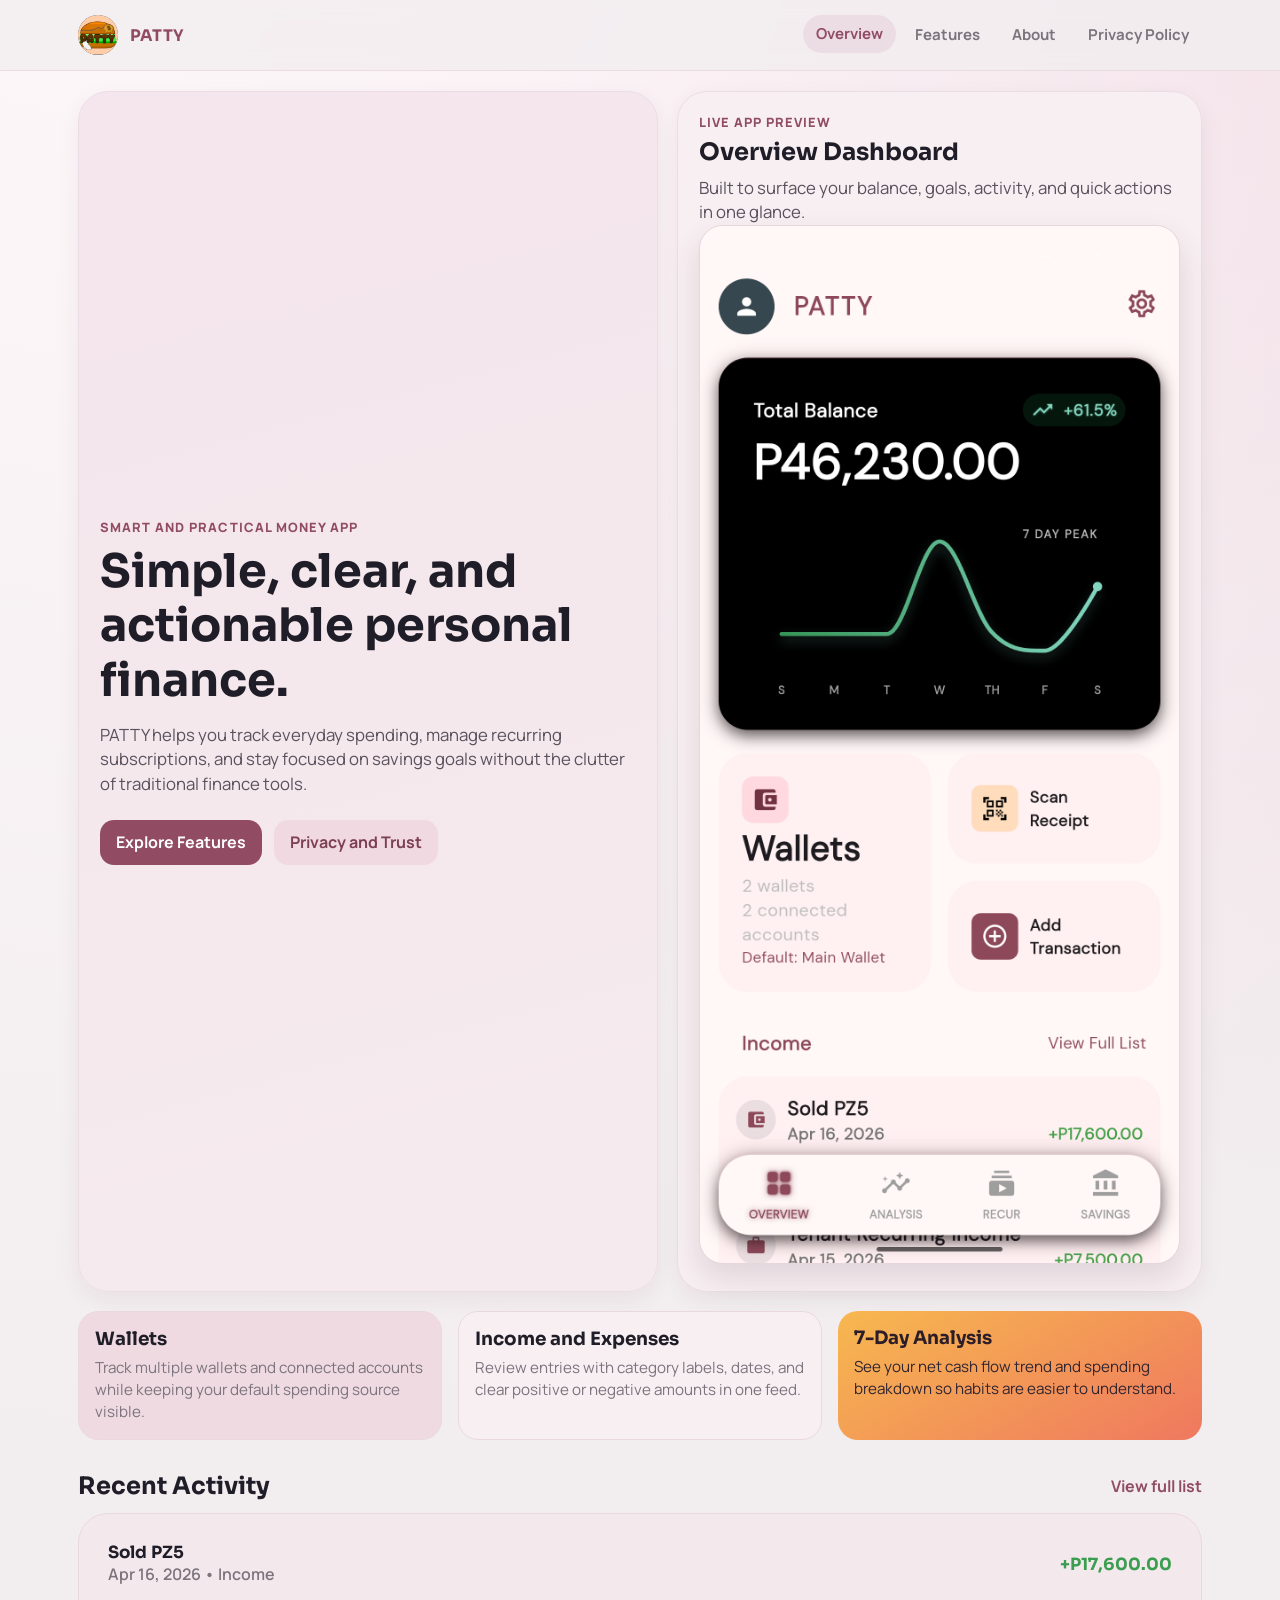
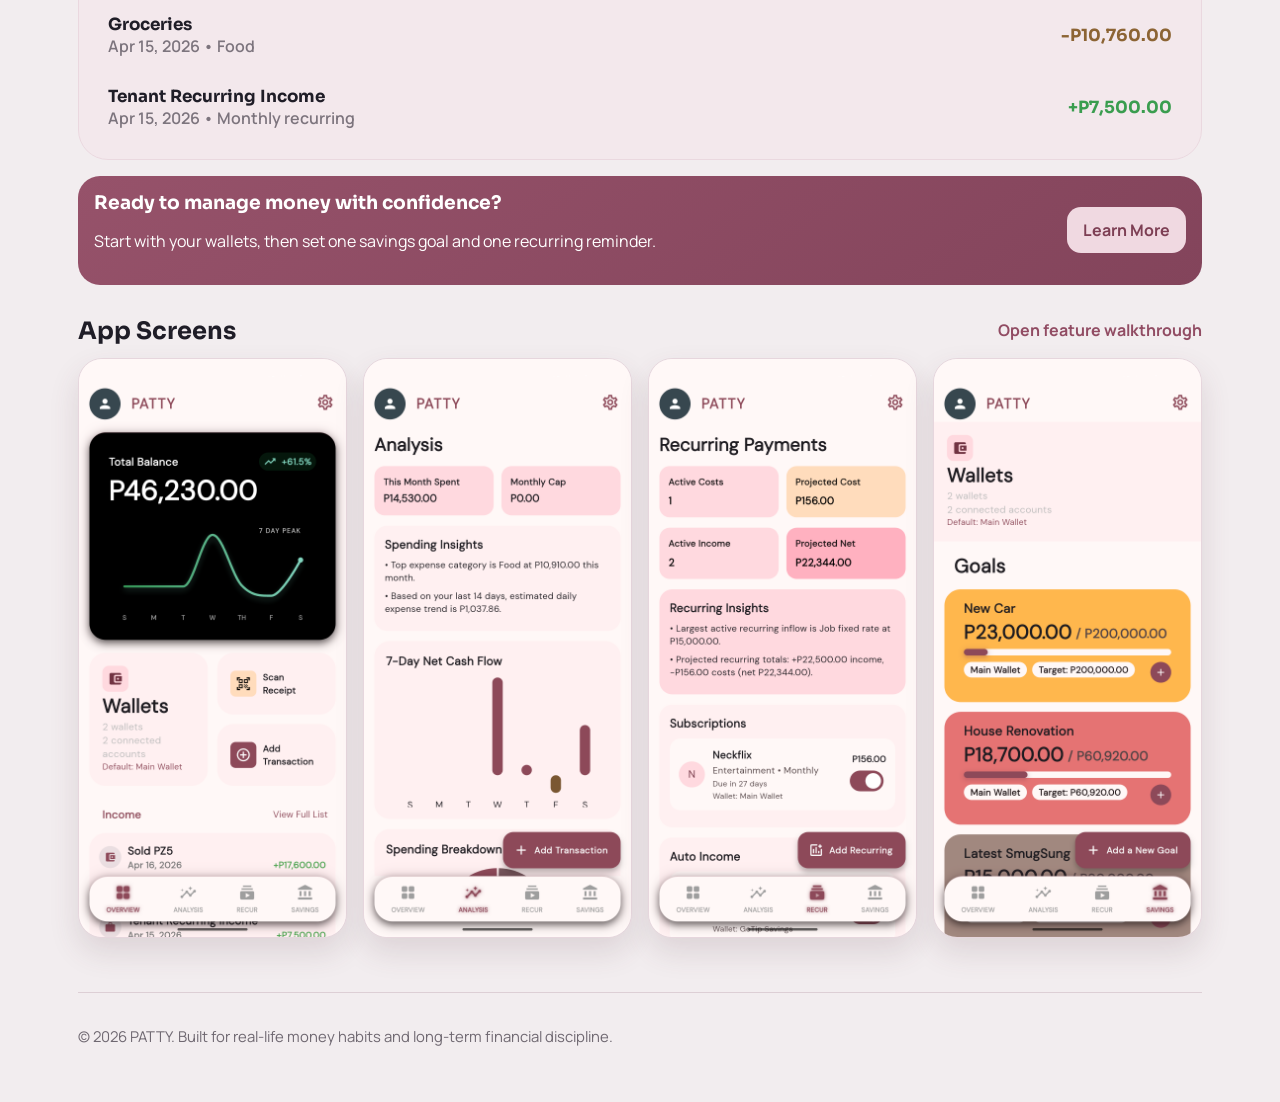
<file: index.html>
<!DOCTYPE html>
<html lang="en">

<head>
    <meta charset="UTF-8" />
    <meta name="viewport" content="width=device-width, initial-scale=1.0" />
    <title>PATTY | Smart Practical Finance</title>
    <meta name="description"
        content="PATTY is a smart and practical personal finance app for tracking expenses, recurring subscriptions, and savings goals." />
    <link rel="preconnect" href="https://fonts.googleapis.com" />
    <link rel="preconnect" href="https://fonts.gstatic.com" crossorigin />
    <link
        href="https://fonts.googleapis.com/css2?family=Manrope:wght@400;500;600;700;800&family=Sora:wght@500;600;700;800&display=swap"
        rel="stylesheet" />
    <link rel="stylesheet" href="styles.css" />
</head>

<body>
    <header class="site-header">
        <div class="nav-wrap">
            <a class="brand" href="index.html"><img src="assets/images/logo.png" alt="Patty logo" />PATTY</a>
            <input type="checkbox" id="nav-toggle" class="nav-checkbox" aria-label="Toggle navigation menu" />
            <label for="nav-toggle" class="nav-toggle" aria-hidden="true">
                <span></span>
                <span></span>
                <span></span>
            </label>
            <nav class="main-nav" aria-label="Primary">
                <a class="current" href="index.html">Overview</a>
                <a href="features.html">Features</a>
                <a href="about.html">About</a>
                <a href="privacy.html">Privacy Policy</a>
            </nav>
        </div>
    </header>

    <main>
        <section class="grid-two reveal">
            <article class="panel hero-copy">
                <p class="eyebrow">SMART AND PRACTICAL MONEY APP</p>
                <h1>Simple, clear, and actionable personal finance.</h1>
                <p class="lead">
                    PATTY helps you track everyday spending, manage recurring subscriptions,
                    and stay focused on savings goals without the clutter of traditional finance tools.
                </p>
                <div class="actions">
                    <a class="button" href="features.html">Explore Features</a>
                    <a class="button secondary" href="privacy.html">Privacy and Trust</a>
                </div>
            </article>

            <article class="panel reveal reveal-delay-1" aria-label="App preview">
                <p class="eyebrow">LIVE APP PREVIEW</p>
                <h2 style="margin-top:0.4rem;">Overview Dashboard</h2>
                <p class="lead" style="margin-top:0.6rem;">Built to surface your balance, goals, activity, and quick
                    actions in one glance.</p>
                <img class="screen-shot" src="assets/images/home_screen.png"
                    alt="Patty overview screen with wallet balance and recent activity" />
            </article>
        </section>

        <section class="features reveal reveal-delay-1">
            <article class="tile alt">
                <h3>Wallets</h3>
                <p>Track multiple wallets and connected accounts while keeping your default spending source visible.</p>
            </article>
            <article class="tile">
                <h3>Income and Expenses</h3>
                <p>Review entries with category labels, dates, and clear positive or negative amounts in one feed.</p>
            </article>
            <article class="tile emphasis">
                <h3>7-Day Analysis</h3>
                <p>See your net cash flow trend and spending breakdown so habits are easier to understand.</p>
            </article>
        </section>

        <section class="section-head reveal reveal-delay-2">
            <h2>Recent Activity</h2>
            <a href="features.html">View full list</a>
        </section>
        <section class="list-panel reveal reveal-delay-2" aria-label="Recent income and expenses">
            <article class="entry">
                <div>
                    <h4>Sold PZ5</h4>
                    <div class="meta">Apr 16, 2026 • Income</div>
                </div>
                <div class="amount income">+P17,600.00</div>
            </article>
            <article class="entry">
                <div>
                    <h4>Groceries</h4>
                    <div class="meta">Apr 15, 2026 • Food</div>
                </div>
                <div class="amount expense">-P10,760.00</div>
            </article>
            <article class="entry">
                <div>
                    <h4>Tenant Recurring Income</h4>
                    <div class="meta">Apr 15, 2026 • Monthly recurring</div>
                </div>
                <div class="amount income">+P7,500.00</div>
            </article>
        </section>

        <section class="cta-strip reveal reveal-delay-2">
            <div>
                <h3>Ready to manage money with confidence?</h3>
                <p>Start with your wallets, then set one savings goal and one recurring reminder.</p>
            </div>
            <a class="button secondary" href="about.html">Learn More</a>
        </section>

        <section class="section-head reveal reveal-delay-2">
            <h2>App Screens</h2>
            <a href="features.html">Open feature walkthrough</a>
        </section>
        <section class="screen-grid reveal reveal-delay-2" aria-label="Patty app screenshots">
            <img class="screen-shot" src="assets/images/home_screen.png" alt="Patty home overview screen" />
            <img class="screen-shot" src="assets/images/analysis_screen.png"
                alt="Patty analysis screen with spending insights" />
            <img class="screen-shot" src="assets/images/reccuring_transactions_screen.png"
                alt="Patty recurring transactions screen" />
            <img class="screen-shot" src="assets/images/savings_screen.png" alt="Patty savings screen with goals" />
        </section>
    </main>

    <footer class="footer">
        <div class="footer-card">
            <p>© 2026 PATTY. Built for real-life money habits and long-term financial discipline.</p>
        </div>
    </footer>
</body>

</html>
</file>
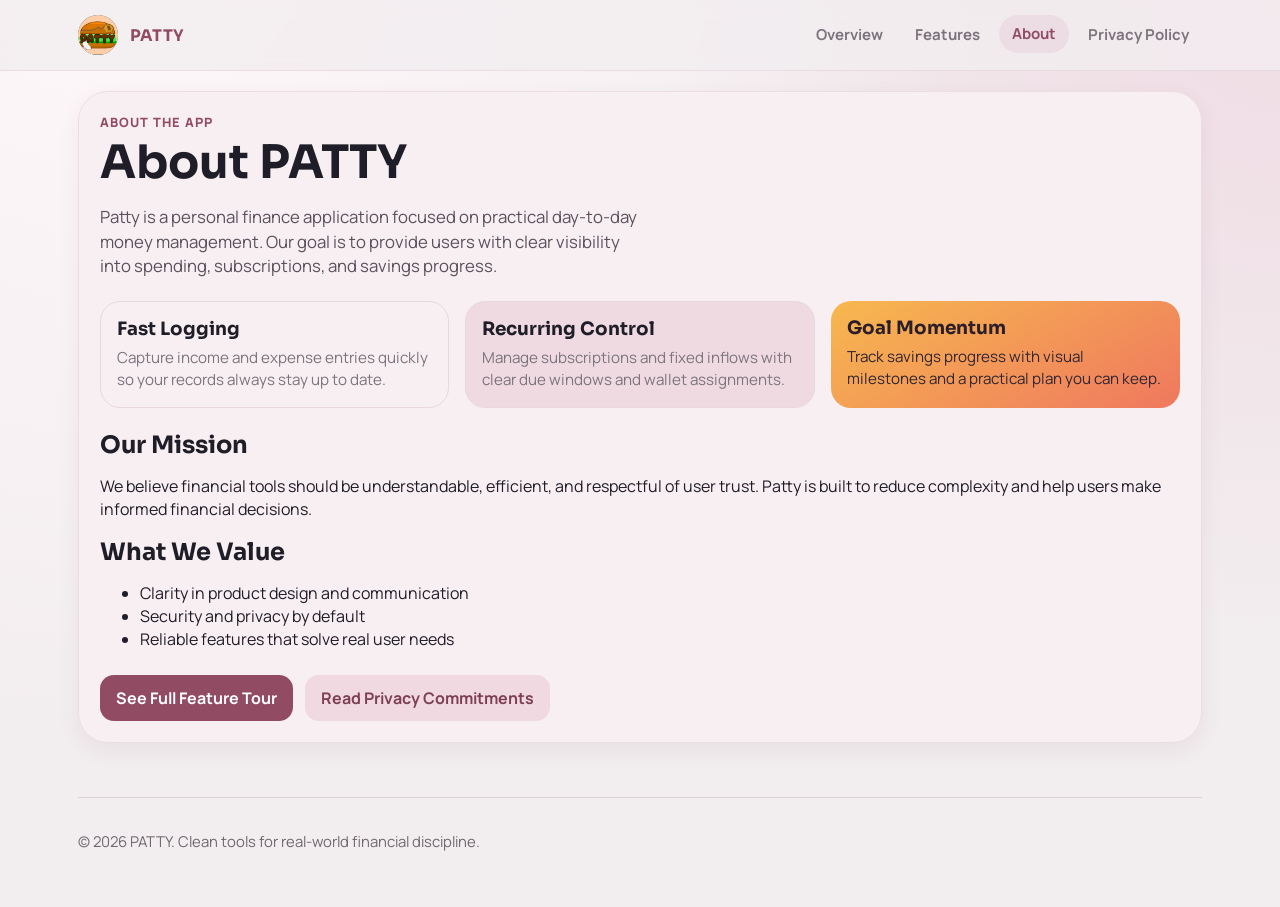
<file: about.html>
<!DOCTYPE html>
<html lang="en">

<head>
    <meta charset="UTF-8" />
    <meta name="viewport" content="width=device-width, initial-scale=1.0" />
    <title>About PATTY</title>
    <meta name="description" content="About Patty and its mission to make personal finance easier." />
    <link rel="preconnect" href="https://fonts.googleapis.com" />
    <link rel="preconnect" href="https://fonts.gstatic.com" crossorigin />
    <link
        href="https://fonts.googleapis.com/css2?family=Manrope:wght@400;500;600;700;800&family=Sora:wght@500;600;700;800&display=swap"
        rel="stylesheet" />
    <link rel="stylesheet" href="styles.css" />
</head>

<body>
    <header class="site-header">
        <div class="nav-wrap">
            <a class="brand" href="index.html"><img src="assets/images/logo.png" alt="Patty logo" />PATTY</a>
            <input type="checkbox" id="nav-toggle" class="nav-checkbox" aria-label="Toggle navigation menu" />
            <label for="nav-toggle" class="nav-toggle" aria-hidden="true">
                <span></span>
                <span></span>
                <span></span>
            </label>
            <nav class="main-nav" aria-label="Primary">
                <a href="index.html">Overview</a>
                <a href="features.html">Features</a>
                <a class="current" href="about.html">About</a>
                <a href="privacy.html">Privacy Policy</a>
            </nav>
        </div>
    </header>

    <main>
        <section class="panel reveal">
            <p class="eyebrow">ABOUT THE APP</p>
            <h1 class="page-title">About PATTY</h1>
            <p class="lead">
                Patty is a personal finance application focused on practical day-to-day
                money management. Our goal is to provide users with clear visibility
                into spending, subscriptions, and savings progress.
            </p>

            <section class="features" style="margin-top:1.4rem;">
                <article class="tile">
                    <h3>Fast Logging</h3>
                    <p>Capture income and expense entries quickly so your records always stay up to date.</p>
                </article>
                <article class="tile alt">
                    <h3>Recurring Control</h3>
                    <p>Manage subscriptions and fixed inflows with clear due windows and wallet assignments.</p>
                </article>
                <article class="tile emphasis">
                    <h3>Goal Momentum</h3>
                    <p>Track savings progress with visual milestones and a practical plan you can keep.</p>
                </article>
            </section>
            <br>
            <h2>Our Mission</h2>
            <p>
                We believe financial tools should be understandable, efficient, and
                respectful of user trust. Patty is built to reduce complexity and help
                users make informed financial decisions.
            </p>

            <h2>What We Value</h2>
            <ul>
                <li>Clarity in product design and communication</li>
                <li>Security and privacy by default</li>
                <li>Reliable features that solve real user needs</li>
            </ul>

            <div class="actions">
                <a class="button" href="features.html">See Full Feature Tour</a>
                <a class="button secondary" href="privacy.html">Read Privacy Commitments</a>
            </div>
        </section>
    </main>

    <footer class="footer">
        <div class="footer-card">
            <p>© 2026 PATTY. Clean tools for real-world financial discipline.</p>
        </div>
    </footer>
</body>

</html>
</file>
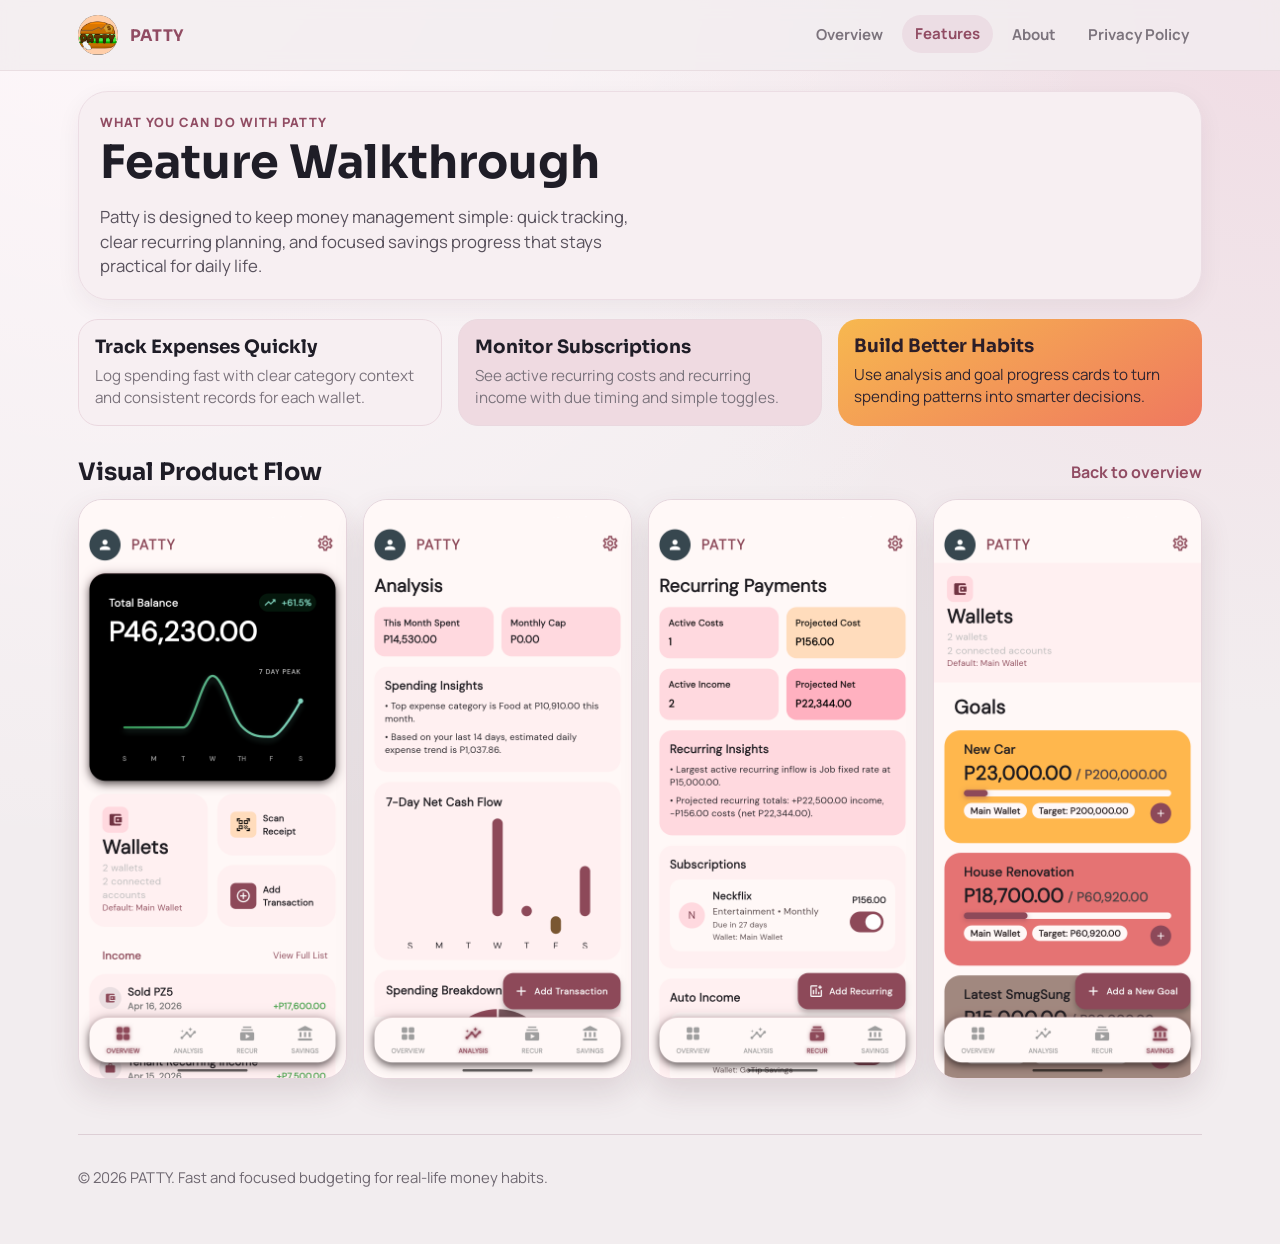
<file: features.html>
<!DOCTYPE html>
<html lang="en">

<head>
    <meta charset="UTF-8" />
    <meta name="viewport" content="width=device-width, initial-scale=1.0" />
    <title>PATTY Features</title>
    <meta name="description"
        content="Explore Patty features for expense tracking, recurring payments, savings goals, and practical financial insights." />
    <link rel="preconnect" href="https://fonts.googleapis.com" />
    <link rel="preconnect" href="https://fonts.gstatic.com" crossorigin />
    <link
        href="https://fonts.googleapis.com/css2?family=Manrope:wght@400;500;600;700;800&family=Sora:wght@500;600;700;800&display=swap"
        rel="stylesheet" />
    <link rel="stylesheet" href="styles.css" />
</head>

<body>
    <header class="site-header">
        <div class="nav-wrap">
            <a class="brand" href="index.html"><img src="assets/images/logo.png" alt="Patty logo" />PATTY</a>
            <input type="checkbox" id="nav-toggle" class="nav-checkbox" aria-label="Toggle navigation menu" />
            <label for="nav-toggle" class="nav-toggle" aria-hidden="true">
                <span></span>
                <span></span>
                <span></span>
            </label>
            <nav class="main-nav" aria-label="Primary">
                <a href="index.html">Overview</a>
                <a class="current" href="features.html">Features</a>
                <a href="about.html">About</a>
                <a href="privacy.html">Privacy Policy</a>
            </nav>
        </div>
    </header>

    <main>
        <section class="panel reveal">
            <p class="eyebrow">WHAT YOU CAN DO WITH PATTY</p>
            <h1 class="page-title">Feature Walkthrough</h1>
            <p class="lead">
                Patty is designed to keep money management simple: quick tracking, clear recurring planning,
                and focused savings progress that stays practical for daily life.
            </p>
        </section>

        <section class="features reveal reveal-delay-1">
            <article class="tile">
                <h3>Track Expenses Quickly</h3>
                <p>Log spending fast with clear category context and consistent records for each wallet.</p>
            </article>
            <article class="tile alt">
                <h3>Monitor Subscriptions</h3>
                <p>See active recurring costs and recurring income with due timing and simple toggles.</p>
            </article>
            <article class="tile emphasis">
                <h3>Build Better Habits</h3>
                <p>Use analysis and goal progress cards to turn spending patterns into smarter decisions.</p>
            </article>
        </section>

        <section class="section-head reveal reveal-delay-2">
            <h2>Visual Product Flow</h2>
            <a href="index.html">Back to overview</a>
        </section>
        <section class="screen-grid reveal reveal-delay-2">
            <img class="screen-shot" src="assets/images/home_screen.png"
                alt="Overview showing balance and recent activity" />
            <img class="screen-shot" src="assets/images/analysis_screen.png"
                alt="Analysis page with 7-day net cash flow" />
            <img class="screen-shot" src="assets/images/reccuring_transactions_screen.png"
                alt="Recurring subscriptions and recurring income" />
            <img class="screen-shot" src="assets/images/savings_screen.png" alt="Savings goals and wallet progress" />
        </section>
    </main>

    <footer class="footer">
        <div class="footer-card">
            <p>© 2026 PATTY. Fast and focused budgeting for real-life money habits.</p>
        </div>
    </footer>
</body>

</html>
</file>
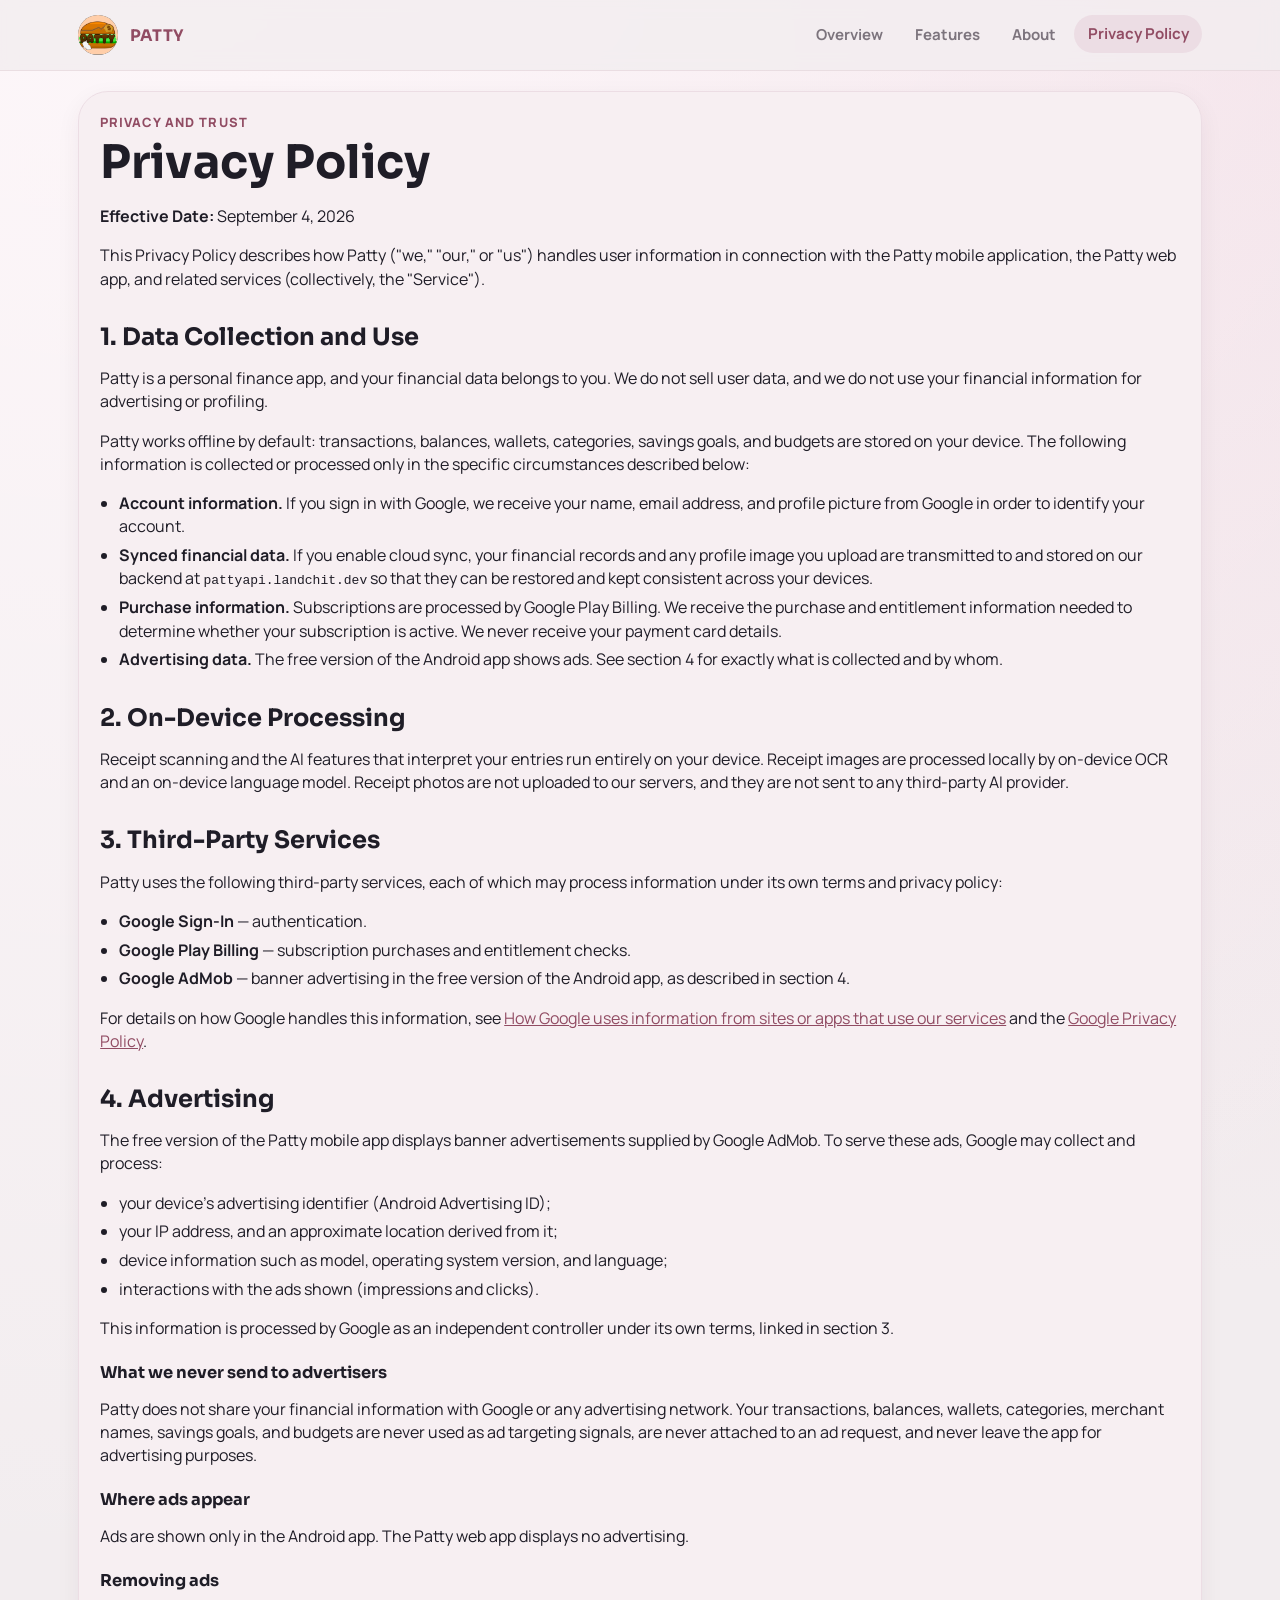
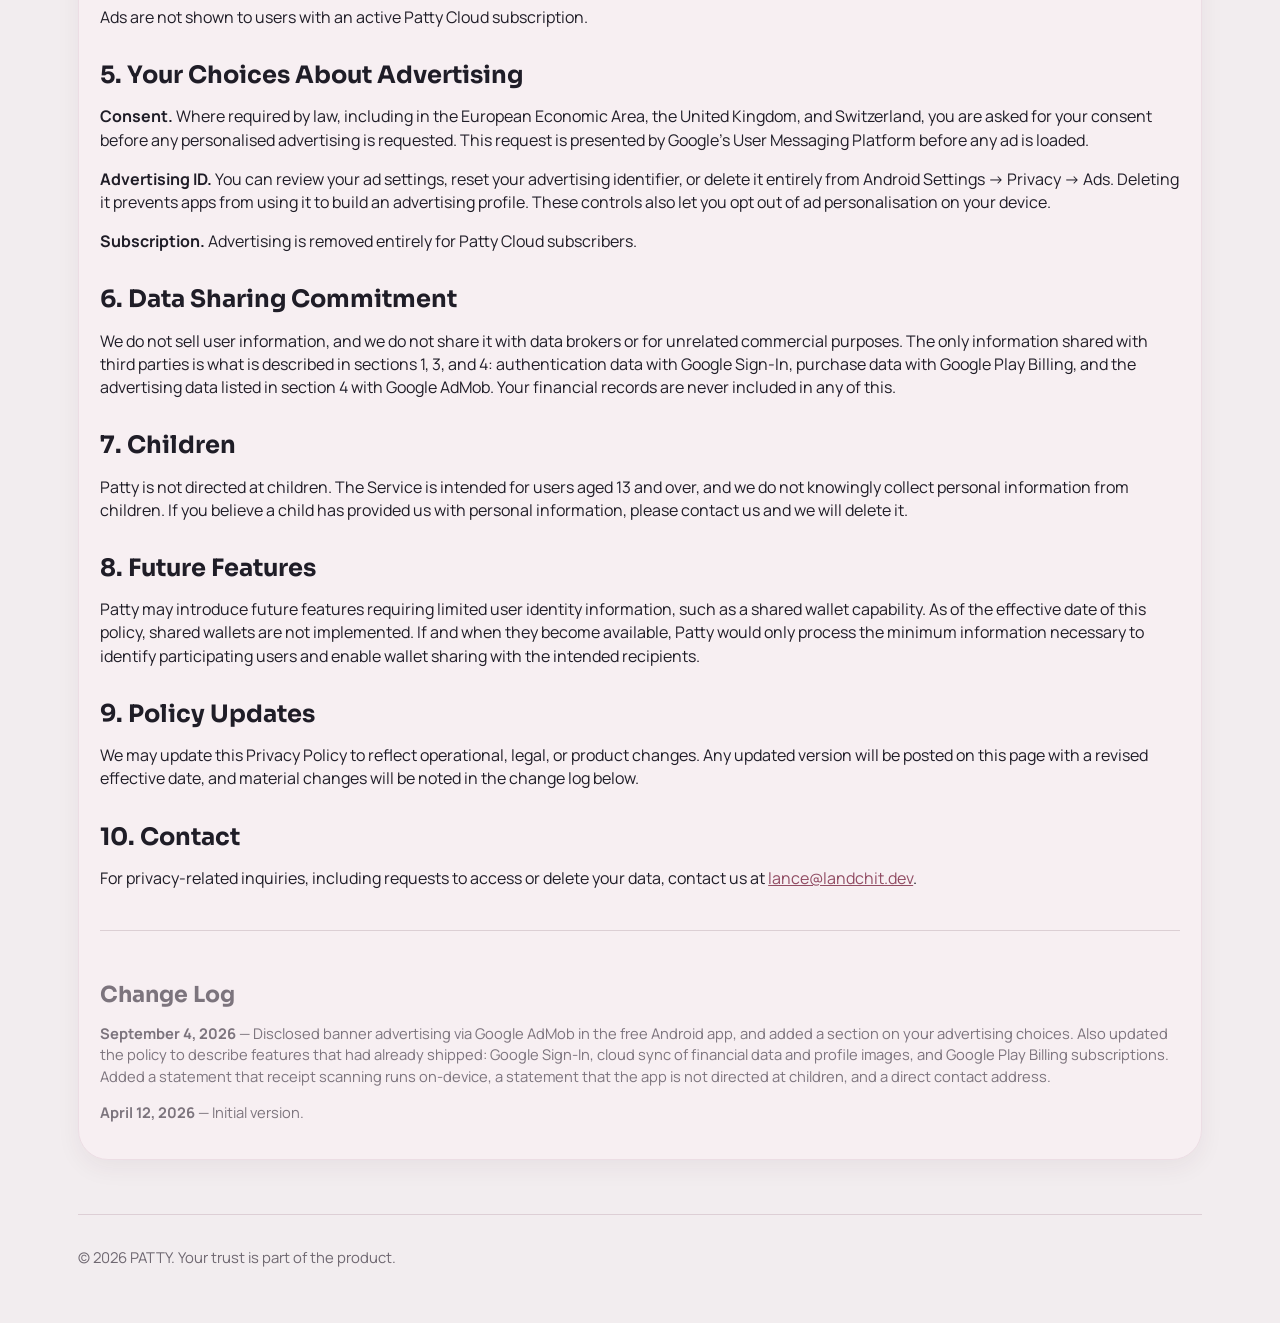
<file: privacy.html>
<!DOCTYPE html>
<html lang="en">

<head>
    <meta charset="UTF-8" />
    <meta name="viewport" content="width=device-width, initial-scale=1.0" />
    <title>Patty Privacy Policy</title>
    <meta name="description" content="Privacy policy for Patty, including data handling, advertising, and sync commitments." />
    <link rel="preconnect" href="https://fonts.googleapis.com" />
    <link rel="preconnect" href="https://fonts.gstatic.com" crossorigin />
    <link
        href="https://fonts.googleapis.com/css2?family=Manrope:wght@400;500;600;700;800&family=Sora:wght@500;600;700;800&display=swap"
        rel="stylesheet" />
    <link rel="stylesheet" href="styles.css" />
    <style>
        .policy h2 {
            margin-top: 2rem;
        }

        .policy h3 {
            margin-top: 1.4rem;
            font-size: 1.02rem;
        }

        .policy ul {
            margin: 0.6rem 0 0;
            padding-left: 1.2rem;
        }

        .policy li {
            margin-bottom: 0.35rem;
        }

        .policy a {
            color: var(--accent);
            word-break: break-word;
        }

        .policy .changelog {
            margin-top: 2.5rem;
            padding-top: 1.2rem;
            border-top: 1px solid var(--line);
            color: var(--muted);
            font-size: 0.92rem;
        }
    </style>
</head>

<body>
    <header class="site-header">
        <div class="nav-wrap">
            <a class="brand" href="index.html"><img src="assets/images/logo.png" alt="Patty logo" />PATTY</a>
            <input type="checkbox" id="nav-toggle" class="nav-checkbox" aria-label="Toggle navigation menu" />
            <label for="nav-toggle" class="nav-toggle" aria-hidden="true">
                <span></span>
                <span></span>
                <span></span>
            </label>
            <nav class="main-nav" aria-label="Primary">
                <a href="index.html">Overview</a>
                <a href="features.html">Features</a>
                <a href="about.html">About</a>
                <a class="current" href="privacy.html">Privacy Policy</a>
            </nav>
        </div>
    </header>

    <main>
        <section class="panel reveal policy">
            <p class="eyebrow">PRIVACY AND TRUST</p>
            <h1 class="page-title">Privacy Policy</h1>
            <p><strong>Effective Date:</strong> September 4, 2026</p>

            <p>
                This Privacy Policy describes how Patty ("we," "our," or "us") handles
                user information in connection with the Patty mobile application, the
                Patty web app, and related services (collectively, the "Service").
            </p>

            <h2>1. Data Collection and Use</h2>
            <p>
                Patty is a personal finance app, and your financial data belongs to
                you. We do not sell user data, and we do not use your financial
                information for advertising or profiling.
            </p>
            <p>
                Patty works offline by default: transactions, balances, wallets,
                categories, savings goals, and budgets are stored on your device. The
                following information is collected or processed only in the specific
                circumstances described below:
            </p>
            <ul>
                <li>
                    <strong>Account information.</strong> If you sign in with Google, we
                    receive your name, email address, and profile picture from Google in
                    order to identify your account.
                </li>
                <li>
                    <strong>Synced financial data.</strong> If you enable cloud sync, your
                    financial records and any profile image you upload are transmitted to
                    and stored on our backend at <code>pattyapi.landchit.dev</code> so
                    that they can be restored and kept consistent across your devices.
                </li>
                <li>
                    <strong>Purchase information.</strong> Subscriptions are processed by
                    Google Play Billing. We receive the purchase and entitlement
                    information needed to determine whether your subscription is active.
                    We never receive your payment card details.
                </li>
                <li>
                    <strong>Advertising data.</strong> The free version of the Android app
                    shows ads. See section 4 for exactly what is collected and by whom.
                </li>
            </ul>

            <h2>2. On-Device Processing</h2>
            <p>
                Receipt scanning and the AI features that interpret your entries run
                entirely on your device. Receipt images are processed locally by
                on-device OCR and an on-device language model. Receipt photos are not
                uploaded to our servers, and they are not sent to any third-party AI
                provider.
            </p>

            <h2>3. Third-Party Services</h2>
            <p>
                Patty uses the following third-party services, each of which may process
                information under its own terms and privacy policy:
            </p>
            <ul>
                <li>
                    <strong>Google Sign-In</strong> &mdash; authentication.
                </li>
                <li>
                    <strong>Google Play Billing</strong> &mdash; subscription purchases and
                    entitlement checks.
                </li>
                <li>
                    <strong>Google AdMob</strong> &mdash; banner advertising in the free
                    version of the Android app, as described in section 4.
                </li>
            </ul>
            <p>
                For details on how Google handles this information, see
                <a href="https://policies.google.com/technologies/partner-sites" rel="noopener noreferrer"
                    target="_blank">How Google uses information from sites or apps that use our services</a>
                and the
                <a href="https://policies.google.com/privacy" rel="noopener noreferrer" target="_blank">Google Privacy
                    Policy</a>.
            </p>

            <h2>4. Advertising</h2>
            <p>
                The free version of the Patty mobile app displays banner advertisements
                supplied by Google AdMob. To serve these ads, Google may collect and
                process:
            </p>
            <ul>
                <li>your device's advertising identifier (Android Advertising ID);</li>
                <li>your IP address, and an approximate location derived from it;</li>
                <li>
                    device information such as model, operating system version, and
                    language;
                </li>
                <li>interactions with the ads shown (impressions and clicks).</li>
            </ul>
            <p>
                This information is processed by Google as an independent controller
                under its own terms, linked in section 3.
            </p>

            <h3>What we never send to advertisers</h3>
            <p>
                Patty does not share your financial information with Google or any
                advertising network. Your transactions, balances, wallets, categories,
                merchant names, savings goals, and budgets are never used as ad
                targeting signals, are never attached to an ad request, and never leave
                the app for advertising purposes.
            </p>

            <h3>Where ads appear</h3>
            <p>
                Ads are shown only in the Android app. The Patty web app displays no
                advertising.
            </p>

            <h3>Removing ads</h3>
            <p>
                Ads are not shown to users with an active Patty Cloud subscription.
            </p>

            <h2>5. Your Choices About Advertising</h2>
            <p>
                <strong>Consent.</strong> Where required by law, including in the
                European Economic Area, the United Kingdom, and Switzerland, you are
                asked for your consent before any personalised advertising is requested.
                This request is presented by Google's User Messaging Platform before any
                ad is loaded.
            </p>
            <p>
                <strong>Advertising ID.</strong> You can review your ad settings, reset
                your advertising identifier, or delete it entirely from Android Settings
                &rarr; Privacy &rarr; Ads. Deleting it prevents apps from using it to
                build an advertising profile. These controls also let you opt out of ad
                personalisation on your device.
            </p>
            <p>
                <strong>Subscription.</strong> Advertising is removed entirely for Patty
                Cloud subscribers.
            </p>

            <h2>6. Data Sharing Commitment</h2>
            <p>
                We do not sell user information, and we do not share it with data
                brokers or for unrelated commercial purposes. The only information
                shared with third parties is what is described in sections 1, 3, and 4:
                authentication data with Google Sign-In, purchase data with Google Play
                Billing, and the advertising data listed in section 4 with Google AdMob.
                Your financial records are never included in any of this.
            </p>

            <h2>7. Children</h2>
            <p>
                Patty is not directed at children. The Service is intended for users
                aged 13 and over, and we do not knowingly collect personal information
                from children. If you believe a child has provided us with personal
                information, please contact us and we will delete it.
            </p>

            <h2>8. Future Features</h2>
            <p>
                Patty may introduce future features requiring limited user identity
                information, such as a shared wallet capability. As of the effective
                date of this policy, shared wallets are not implemented. If and when
                they become available, Patty would only process the minimum information
                necessary to identify participating users and enable wallet sharing with
                the intended recipients.
            </p>

            <h2>9. Policy Updates</h2>
            <p>
                We may update this Privacy Policy to reflect operational, legal, or
                product changes. Any updated version will be posted on this page with a
                revised effective date, and material changes will be noted in the
                change log below.
            </p>

            <h2>10. Contact</h2>
            <p>
                For privacy-related inquiries, including requests to access or delete
                your data, contact us at
                <a href="mailto:lance@landchit.dev">lance@landchit.dev</a>.
            </p>

            <div class="changelog">
                <h2>Change Log</h2>
                <p>
                    <strong>September 4, 2026</strong> &mdash; Disclosed banner advertising
                    via Google AdMob in the free Android app, and added a section on your
                    advertising choices. Also updated the policy to describe features that
                    had already shipped: Google Sign-In, cloud sync of financial data and
                    profile images, and Google Play Billing subscriptions. Added a
                    statement that receipt scanning runs on-device, a statement that the
                    app is not directed at children, and a direct contact address.
                </p>
                <p>
                    <strong>April 12, 2026</strong> &mdash; Initial version.
                </p>
            </div>
        </section>
    </main>

    <footer class="footer">
        <div class="footer-card">
            <p>© 2026 PATTY. Your trust is part of the product.</p>
        </div>
    </footer>
</body>

</html>
</file>
<file: styles.css>
:root {
    --bg: #f2edef;
    --bg-soft: #eadde2;
    --surface: #f7eff2;
    --surface-alt: #f3e8ec;
    --text: #1f1d27;
    --muted: #7c747d;
    --accent: #914c63;
    --accent-strong: #7d3f54;
    --ink-soft: #354b5a;
    --success: #3a9d4f;
    --warning: #8c6434;
    --line: #dccfd4;
    --chart-cyan: #65d0b5;
    --goal-amber: #f7b84f;
    --goal-coral: #df7373;
    --shadow: 0 22px 45px rgba(83, 48, 60, 0.16);
    --radius-xl: 30px;
    --radius-lg: 20px;
    --radius-md: 14px;
}

* {
    box-sizing: border-box;
}

html,
body {
    margin: 0;
    padding: 0;
}

body {
    font-family: "Manrope", "Segoe UI", sans-serif;
    color: var(--text);
    line-height: 1.45;
    background:
        radial-gradient(circle at 10% -10%, #fff8fb 0%, rgba(255, 248, 251, 0) 55%),
        radial-gradient(circle at 100% 0%, #f0dce4 0%, rgba(240, 220, 228, 0) 40%),
        var(--bg);
}

a {
    color: inherit;
}

.site-header {
    position: sticky;
    top: 0;
    z-index: 25;
    backdrop-filter: blur(8px);
    background: rgba(242, 237, 239, 0.82);
    border-bottom: 1px solid rgba(145, 76, 99, 0.1);
}

.nav-wrap {
    max-width: 1160px;
    margin: 0 auto;
    padding: 0.95rem 1.15rem;
    display: flex;
    align-items: center;
    justify-content: space-between;
    gap: 1rem;
}

.brand {
    display: inline-flex;
    align-items: center;
    gap: 0.7rem;
    text-decoration: none;
    font-family: "Sora", "Manrope", sans-serif;
    font-weight: 700;
    letter-spacing: 0.02em;
    color: var(--accent);
}

.brand img {
    width: 40px;
    height: 40px;
    border-radius: 50%;
    object-fit: cover;
    background: #314c5d;
}

.brand-mark {
    width: 34px;
    height: 34px;
    border-radius: 50%;
    background: #314c5d;
    display: inline-flex;
    align-items: center;
    justify-content: center;
    color: #f6f4f5;
    font-weight: 800;
    font-size: 0.9rem;
}

.main-nav {
    display: flex;
    align-items: center;
    gap: 0.35rem;
    flex-wrap: wrap;
    justify-content: flex-end;
}

.nav-checkbox {
    position: absolute;
    opacity: 0;
    pointer-events: none;
}

.nav-toggle {
    display: none;
    width: 46px;
    height: 46px;
    border-radius: 12px;
    border: 1px solid #dbcad2;
    background: #f3e8ec;
    align-items: center;
    justify-content: center;
    cursor: pointer;
    padding: 0;
}

.nav-toggle span {
    display: block;
    width: 20px;
    height: 2px;
    background: var(--accent);
    border-radius: 999px;
    margin: 2px 0;
}

.main-nav a {
    text-decoration: none;
    color: var(--muted);
    padding: 0.5rem 0.82rem;
    border-radius: 999px;
    font-size: 0.94rem;
    font-weight: 700;
    transition: color 0.25s ease, background 0.25s ease, transform 0.25s ease;
}

.main-nav a:hover,
.main-nav a:focus-visible,
.main-nav a.current {
    background: #ecdde4;
    color: var(--accent);
    transform: translateY(-1px);
}

main {
    max-width: 1160px;
    margin: 0 auto;
    padding: 1.25rem 1.15rem 3.4rem;
}

.grid-two {
    display: grid;
    grid-template-columns: 1.05fr 0.95fr;
    gap: 1.2rem;
}

.panel {
    border-radius: var(--radius-xl);
    background: var(--surface);
    border: 1px solid #ecdde4;
    padding: 1.3rem;
    box-shadow: 0 8px 24px rgba(76, 34, 49, 0.06);
}

.hero-copy {
    background: linear-gradient(165deg, #f4e6ec 0%, #f5eaee 100%);
    display: flex;
    flex-direction: column;
    justify-content: center;
    min-height: 420px;
}

.eyebrow {
    margin: 0;
    font-size: 0.8rem;
    color: var(--accent);
    text-transform: uppercase;
    letter-spacing: 0.08em;
    font-weight: 800;
}

h1,
h2,
h3,
h4 {
    margin: 0;
    font-family: "Sora", "Manrope", sans-serif;
    line-height: 1.18;
}

h1 {
    margin-top: 0.45rem;
    font-size: clamp(2rem, 3.6vw, 3.2rem);
}

.lead {
    margin: 1rem 0 0;
    color: #59525d;
    max-width: 54ch;
    font-size: 1.05rem;
}

.actions {
    margin-top: 1.5rem;
    display: flex;
    flex-wrap: wrap;
    gap: 0.75rem;
}

.button {
    border: 0;
    cursor: pointer;
    text-decoration: none;
    display: inline-flex;
    align-items: center;
    justify-content: center;
    gap: 0.4rem;
    background: var(--accent);
    color: #fff;
    border-radius: 14px;
    padding: 0.7rem 1rem;
    font-weight: 700;
    transition: transform 0.2s ease, background 0.2s ease;
}

.button:hover,
.button:focus-visible {
    transform: translateY(-2px);
    background: var(--accent-strong);
}

.button.secondary {
    background: #f0d9e1;
    color: var(--accent-strong);
}

.mock-app {
    min-height: 420px;
    background: #060607;
    color: #f4f4f6;
    border-radius: 34px;
    position: relative;
    overflow: hidden;
    box-shadow: var(--shadow);
}

.balance-top {
    padding: 2rem 1.8rem 0;
}

.label {
    color: #b4aeb5;
    font-weight: 700;
    font-size: 0.95rem;
}

.balance {
    font-size: clamp(2.2rem, 4.2vw, 3.45rem);
    font-family: "Sora", "Manrope", sans-serif;
    margin: 0.15rem 0 0;
}

.trend {
    margin: 1.5rem 1.8rem 0;
    height: 165px;
    border-radius: 20px;
    position: relative;
    background: linear-gradient(180deg, rgba(21, 112, 98, 0.14) 0%, rgba(21, 112, 98, 0) 100%);
}

.trend::before {
    content: "";
    position: absolute;
    inset: 38px 16px 26px;
    border-radius: 18px;
    border-bottom: 1px solid rgba(255, 255, 255, 0.14);
}

.wave {
    position: absolute;
    left: 10%;
    right: 10%;
    top: 50%;
    height: 44px;
    border-radius: 999px;
    border-top: 6px solid var(--chart-cyan);
    filter: drop-shadow(0 0 8px rgba(101, 208, 181, 0.55));
    transform: translateY(-50%);
}

.wave::before,
.wave::after {
    content: "";
    position: absolute;
    width: 34%;
    height: 86px;
    border: 6px solid var(--chart-cyan);
    border-left: 0;
    border-right: 0;
    border-radius: 45% 45% 60% 60%;
    top: -57px;
}

.wave::before {
    left: 28%;
}

.wave::after {
    left: 64%;
    top: -20px;
    height: 62px;
}

.features {
    margin-top: 1.2rem;
    display: grid;
    grid-template-columns: repeat(3, minmax(0, 1fr));
    gap: 1rem;
}

.tile {
    border-radius: var(--radius-lg);
    padding: 1rem;
    background: var(--surface);
    border: 1px solid #ead8df;
}

.tile h3 {
    font-size: 1.15rem;
}

.tile p {
    margin: 0.45rem 0 0;
    color: var(--muted);
    font-size: 0.95rem;
}

.tile.alt {
    background: #efdae1;
}

.tile.emphasis {
    background: linear-gradient(150deg, #f7b84f 0%, #ef785f 100%);
    color: #2c1e28;
    border: 0;
}

.tile.emphasis p {
    color: #312530;
}

.section-head {
    margin-top: 2rem;
    display: flex;
    justify-content: space-between;
    align-items: center;
    gap: 0.5rem;
}

.section-head a {
    font-weight: 700;
    color: var(--accent);
    text-decoration: none;
}

.list-panel {
    margin-top: 0.8rem;
    border-radius: var(--radius-xl);
    border: 1px solid #ead8df;
    background: var(--surface-alt);
    padding: 1rem;
}

.entry {
    display: grid;
    grid-template-columns: 1fr auto;
    gap: 0.5rem;
    padding: 0.8rem;
    border-radius: 14px;
}

.entry+.entry {
    margin-top: 0.2rem;
}

.entry:hover {
    background: #f7edf1;
}

.entry h4 {
    font-size: 1.05rem;
}

.meta {
    color: var(--muted);
    font-weight: 600;
}

.amount {
    font-family: "Sora", "Manrope", sans-serif;
    font-size: 1.05rem;
    font-weight: 700;
    align-self: center;
}

.amount.income {
    color: var(--success);
}

.amount.expense {
    color: var(--warning);
}

.page-title {
    margin-top: 0.2rem;
    margin-bottom: 1rem;
}

.split {
    display: grid;
    grid-template-columns: repeat(2, minmax(0, 1fr));
    gap: 1rem;
}

.metric {
    background: #eec8d3;
    border-radius: 24px;
    padding: 1.2rem;
}

.metric:nth-child(2n) {
    background: #f1d2b0;
}

.metric h3 {
    font-size: 1rem;
    color: #4f4351;
}

.metric p {
    margin: 0.4rem 0 0;
    font-size: 1.85rem;
    font-family: "Sora", "Manrope", sans-serif;
}

.goal-card {
    border-radius: 26px;
    padding: 1.25rem;
    color: #2f2230;
}

.goal-card.amber {
    background: var(--goal-amber);
}

.goal-card.coral {
    background: var(--goal-coral);
}

.progress-track {
    margin-top: 0.8rem;
    background: rgba(255, 255, 255, 0.87);
    border-radius: 999px;
    height: 14px;
}

.progress-bar {
    height: 100%;
    border-radius: inherit;
    background: var(--accent);
}

.stack {
    display: grid;
    gap: 1rem;
}

.donut-wrap {
    display: grid;
    grid-template-columns: minmax(220px, 320px) 1fr;
    gap: 1rem;
    align-items: center;
}

.donut {
    width: min(300px, 100%);
    aspect-ratio: 1;
    border-radius: 50%;
    background:
        conic-gradient(from 90deg, #914c63 0 75%, #7b5f6b 75% 96%, #8a6235 96% 100%);
    position: relative;
    margin-inline: auto;
}

.donut::after {
    content: "";
    position: absolute;
    inset: 31%;
    border-radius: 50%;
    background: var(--surface-alt);
}

.legend p {
    margin: 0.45rem 0;
    color: #413740;
    font-weight: 700;
}

.legend span {
    display: inline-block;
    width: 11px;
    height: 11px;
    border-radius: 50%;
    margin-right: 0.45rem;
}

.recurring-item {
    display: grid;
    grid-template-columns: 1fr auto;
    gap: 0.7rem;
    align-items: center;
    padding: 0.95rem;
    border-radius: 18px;
    background: #f6eff2;
    border: 1px solid #ead9e0;
}

.toggle {
    width: 80px;
    height: 40px;
    border-radius: 999px;
    background: var(--accent);
    position: relative;
}

.toggle::after {
    content: "";
    width: 30px;
    height: 30px;
    border-radius: 50%;
    background: #fff;
    position: absolute;
    top: 5px;
    right: 6px;
}

.cta-strip {
    margin-top: 1rem;
    padding: 1rem;
    border-radius: 22px;
    background: linear-gradient(145deg, #96526a, #83445b);
    color: #fff;
    display: flex;
    justify-content: space-between;
    align-items: center;
    gap: 1rem;
}

.screen-grid {
    margin-top: 0.8rem;
    display: grid;
    grid-template-columns: repeat(4, minmax(0, 1fr));
    gap: 1rem;
}

.screen-shot {
    width: 100%;
    border-radius: 24px;
    border: 1px solid #e6d6dd;
    box-shadow: 0 14px 30px rgba(92, 59, 72, 0.14);
    background: #fff;
}

.footer {
    max-width: 1160px;
    margin: 0 auto;
    padding: 0 1.15rem 2.5rem;
    color: #6f6871;
}

.footer-card {
    border-top: 1px solid #ddcfd5;
    padding-top: 1.1rem;
    font-size: 0.93rem;
}

.reveal {
    animation: reveal-up 0.5s ease both;
}

.reveal-delay-1 {
    animation-delay: 0.08s;
}

.reveal-delay-2 {
    animation-delay: 0.16s;
}

@keyframes reveal-up {
    from {
        opacity: 0;
        transform: translateY(10px);
    }

    to {
        opacity: 1;
        transform: translateY(0);
    }
}

@media (max-width: 980px) {

    .grid-two,
    .features,
    .split,
    .donut-wrap {
        grid-template-columns: 1fr;
    }

    .hero-copy,
    .mock-app {
        min-height: unset;
    }

    .screen-grid {
        grid-template-columns: repeat(2, minmax(0, 1fr));
    }

    .trend {
        height: 150px;
    }
}

@media (max-width: 680px) {
    .site-header {
        position: static;
    }

    .nav-wrap {
        align-items: center;
        flex-direction: row;
        flex-wrap: wrap;
    }

    .main-nav {
        display: none;
        width: 100%;
        margin-top: 0.55rem;
        padding: 0.45rem;
        gap: 0.25rem;
        background: var(--surface);
        border: 1px solid #e1d1d8;
        border-radius: 14px;
        box-shadow: 0 10px 20px rgba(83, 48, 60, 0.1);
        flex-direction: column;
        align-items: stretch;
        justify-content: flex-start;
    }

    .main-nav a {
        display: block;
        width: 100%;
        border-radius: 10px;
        padding: 0.62rem 0.8rem;
    }

    .nav-toggle {
        display: inline-flex;
        flex-direction: column;
        margin-left: auto;
    }

    .nav-checkbox:checked+.nav-toggle {
        background: #ecdde4;
    }

    .nav-checkbox:checked+.nav-toggle span:nth-child(1) {
        transform: translateY(6px) rotate(45deg);
    }

    .nav-checkbox:checked+.nav-toggle span:nth-child(2) {
        opacity: 0;
    }

    .nav-checkbox:checked+.nav-toggle span:nth-child(3) {
        transform: translateY(-6px) rotate(-45deg);
    }

    .nav-checkbox:checked~.main-nav {
        display: flex;
    }

    main {
        padding-top: 0.9rem;
    }

    .panel,
    .list-panel,
    .metric,
    .goal-card {
        border-radius: 22px;
    }

    .balance {
        font-size: 2.2rem;
    }

    .entry {
        grid-template-columns: 1fr;
    }

    .screen-grid {
        grid-template-columns: 1fr;
    }
}
</file>
